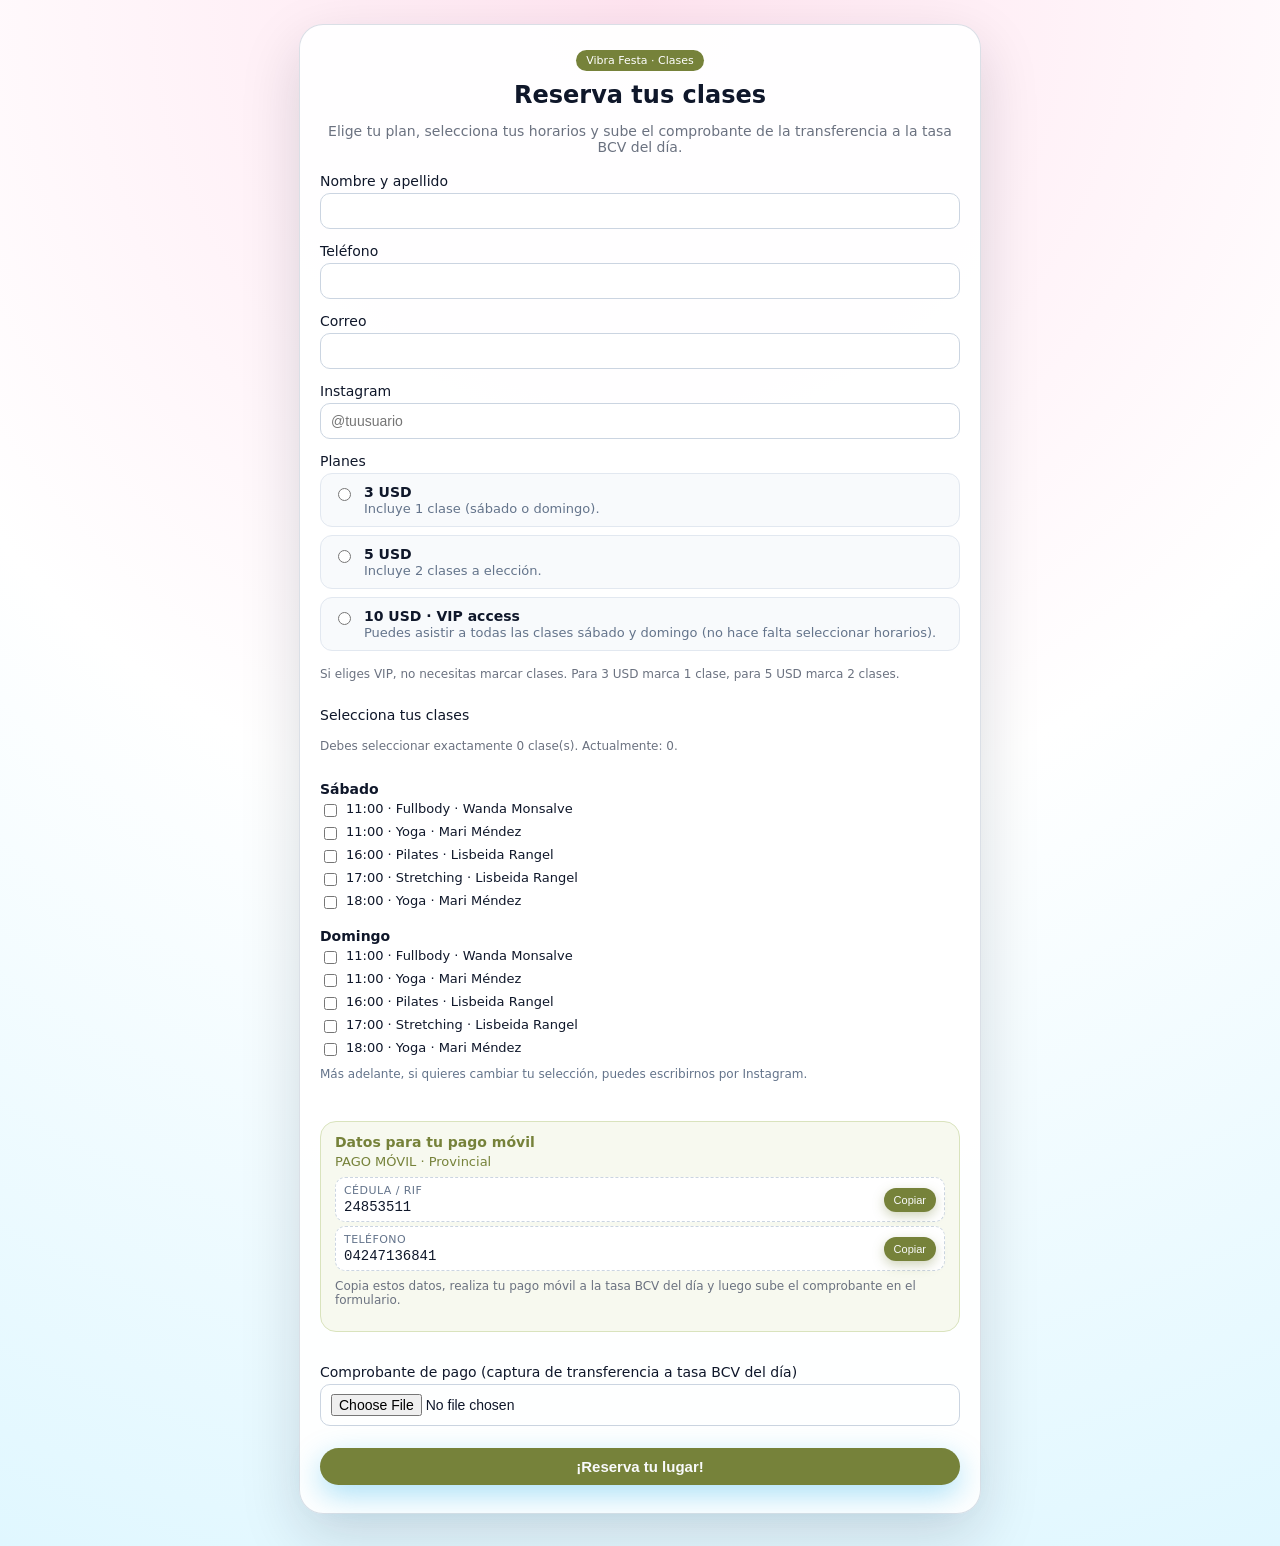
<file: form_clases_vibra.html>
<!DOCTYPE html>
<html lang="es">
<head>
  <meta charset="UTF-8">
  <title>Reserva de Clases · Vibra Festa</title>
  <meta name="viewport" content="width=device-width, initial-scale=1">
  <style>
    body {
      font-family: system-ui, -apple-system, BlinkMacSystemFont, "Segoe UI", sans-serif;
      background: radial-gradient(circle at top, #ffe4f0 0, #fff 50%, #e0f7ff 100%);
      margin: 0;
      padding: 0;
      color: #0f172a;
    }
    .wrap {
      max-width: 640px;
      margin: 24px auto 32px;
      background: #ffffffee;
      border-radius: 24px;
      padding: 24px 20px 28px;
      box-shadow: 0 22px 60px rgba(15, 23, 42, .15);
      border: 1px solid rgba(148, 163, 184, .35);
    }
    h1 {
      font-size: 24px;
      margin: 0 0 4px;
      text-align: center;
    }
    .subtitle {
      text-align: center;
      font-size: 14px;
      color: #6b7280;
      margin-bottom: 18px;
    }
    .badge {
      display: inline-block;
      font-size: 11px;
      padding: 4px 10px;
      border-radius: 999px;
      background: #76823A;
      color: #ffffff;
      margin-bottom: 10px;
    }

    /* === Caja de datos de pago (verde #76823A) === */
    .pay-box {
      margin: 14px 0 18px;
      padding: 12px 14px;
      border-radius: 16px;
      background: #f7f9ef;          /* fondo clarito */
      border: 1px solid #d9e3bd;    /* borde suave */
      font-size: 13px;
    }
    .pay-title {
      font-weight: 600;
      font-size: 14px;
      margin-bottom: 4px;
      color: #76823A;
    }
    .pay-bank {
      font-size: 13px;
      color: #76823A;
      margin-bottom: 8px;
    }
    .copy-field {
      display: flex;
      align-items: center;
      justify-content: space-between;
      gap: 8px;
      padding: 6px 8px;
      border-radius: 10px;
      background: #fff;
      margin-top: 4px;
      border: 1px dashed #cbd5e1;
    }
    .copy-main {
      display: flex;
      flex-direction: column;
      gap: 2px;
    }
    .copy-label {
      font-size: 11px;
      text-transform: uppercase;
      letter-spacing: .04em;
      color: #64748b;
    }
    .copy-value {
      font-family: ui-monospace, SFMono-Regular, Menlo, Monaco, Consolas, "Liberation Mono", "Courier New", monospace;
      font-size: 14px;
      color: #0f172a;
    }
    .copy-btn {
      flex-shrink: 0;
      border: none;
      border-radius: 999px;
      padding: 6px 10px;
      font-size: 11px;
      font-weight: 500;
      background: #76823A;
      color: #f9fafb;
      cursor: pointer;
      box-shadow: 0 4px 12px rgba(118, 130, 58, .35);
    }
    .copy-btn:hover {
      background: #5f6a2f;
    }

    form {
      display: flex;
      flex-direction: column;
      gap: 14px;
    }
    .field {
      display: flex;
      flex-direction: column;
      gap: 4px;
      font-size: 14px;
    }
    label {
      font-weight: 500;
    }
    input[type="text"],
    input[type="tel"],
    input[type="email"],
    input[type="file"] {
      padding: 9px 10px;
      border-radius: 10px;
      border: 1px solid #cbd5e1;
      font-size: 14px;
      outline: none;
    }
    input:focus {
      border-color: #0ea5e9;
      box-shadow: 0 0 0 1px rgba(14, 165, 233, .5);
    }
    .plan-group {
      display: flex;
      flex-direction: column;
      gap: 8px;
    }
    .plan-option {
      display: flex;
      gap: 10px;
      align-items: flex-start;
      padding: 10px 12px;
      border-radius: 12px;
      border: 1px solid #e2e8f0;
      background: #f8fafc;
      cursor: pointer;
    }
    .plan-option:hover {
      border-color: #0ea5e9;
      background: #f0f9ff;
    }
    .plan-option input {
      margin-top: 4px;
    }
    .plan-body strong {
      font-size: 14px;
      display: block;
    }
    .plan-body span {
      font-size: 13px;
      color: #64748b;
    }
    .small {
      font-size: 12px;
      color: #6b7280;
    }
    .day-block {
      margin-top: 4px;
    }
    .day-block h3 {
      font-size: 14px;
      margin: 8px 0 4px;
      color: #0f172a;
    }
    .class-list {
      display: flex;
      flex-direction: column;
      gap: 4px;
      font-size: 13px;
    }
    .class-item {
      display: flex;
      gap: 6px;
      align-items: flex-start;
    }
    .note {
      font-size: 12px;
      color: #64748b;
      margin-top: 4px;
    }
    button[type="submit"] {
      margin-top: 8px;
      padding: 10px 14px;
      border-radius: 999px;
      border: none;
      background: #76823A;
      color: #f9fafb;
      font-weight: 600;
      font-size: 15px;
      cursor: pointer;
      box-shadow: 0 10px 30px rgba(14, 165, 233, .35);
    }
    button[type="submit"]:hover {
      background: #d18b96;
    }
    .success {
      display: none;
      margin-top: 14px;
      padding: 10px 12px;
      border-radius: 12px;
      background: #ecfdf5;
      color: #15803d;
      font-size: 13px;
      border: 1px solid #bbf7d0;
    }
    .error {
      display: none;
      margin-top: 8px;
      padding: 8px 10px;
      border-radius: 10px;
      background: #fef2f2;
      color: #b91c1c;
      font-size: 13px;
      border: 1px solid #fecaca;
    }
  </style>
</head>

<body>
  <div class="wrap">
    <div style="text-align:center;">
      <span class="badge">Vibra Festa · Clases</span>
      <h1>Reserva tus clases</h1>
      <p class="subtitle">
        Elige tu plan, selecciona tus horarios y sube el comprobante
        de la transferencia a la tasa BCV del día.
      </p>
    </div>

    <form id="clasesForm">
      <!-- Datos personales -->
      <div class="field">
        <label for="nombre">Nombre y apellido</label>
        <input type="text" id="nombre" name="nombre" required>
      </div>

      <div class="field">
        <label for="telefono">Teléfono</label>
        <input type="tel" id="telefono" name="telefono" required>
      </div>

      <div class="field">
        <label for="correo">Correo</label>
        <input type="email" id="correo" name="correo" required>
      </div>

      <div class="field">
        <label for="instagram">Instagram</label>
        <input type="text" id="instagram" name="instagram" placeholder="@tuusuario" required>
      </div>

      <!-- Planes -->
      <div class="field">
        <label>Planes</label>
        <div class="plan-group">
          <label class="plan-option">
            <input type="radio" name="plan" value="3 USD · 1 clase" data-max="1" required>
            <div class="plan-body">
              <strong>3&nbsp;USD</strong>
              <span>Incluye 1 clase (sábado o domingo).</span>
            </div>
          </label>
          <label class="plan-option">
            <input type="radio" name="plan" value="5 USD · 2 clases" data-max="2">
            <div class="plan-body">
              <strong>5&nbsp;USD</strong>
              <span>Incluye 2 clases a elección.</span>
            </div>
          </label>
          <label class="plan-option">
            <input type="radio" name="plan" value="10 USD · VIP access" data-max="0">
            <div class="plan-body">
              <strong>10&nbsp;USD · VIP access</strong>
              <span>Puedes asistir a todas las clases sábado y domingo (no hace falta seleccionar horarios).</span>
            </div>
          </label>
        </div>
        <p class="small">
          Si eliges VIP, no necesitas marcar clases. Para 3 USD marca 1 clase, para 5 USD marca 2 clases.
        </p>
      </div>

      <!-- Selección de clases -->
      <div class="field" id="classSection">
        <label>Selecciona tus clases</label>
        <p class="small">
          Debes seleccionar exactamente
          <span id="maxSpan">0</span> clase(s). Actualmente: <span id="countSpan">0</span>.
        </p>

        <div class="day-block">
          <h3>Sábado</h3>
          <div class="class-list">
            <label class="class-item">
              <input type="checkbox" name="clases" class="classCheck" value="Sábado 11:00 · Fullbody · Wanda Monsalve">
              <span>11:00 · Fullbody · Wanda Monsalve</span>
            </label>
            <label class="class-item">
              <input type="checkbox" name="clases" class="classCheck" value="Sábado 11:00 · Yoga · Mari Méndez">
              <span>11:00 · Yoga · Mari Méndez</span>
            </label>
            <label class="class-item">
              <input type="checkbox" name="clases" class="classCheck" value="Sábado 16:00 · Pilates · Lisbeida Rangel">
              <span>16:00 · Pilates · Lisbeida Rangel</span>
            </label>
            <label class="class-item">
              <input type="checkbox" name="clases" class="classCheck" value="Sábado 17:00 · Stretching · Lisbeida Rangel">
              <span>17:00 · Stretching · Lisbeida Rangel</span>
            </label>
            <label class="class-item">
              <input type="checkbox" name="clases" class="classCheck" value="Sábado 18:00 · Yoga · Mari Méndez">
              <span>18:00 · Yoga · Mari Méndez</span>
            </label>
          </div>
        </div>

        <div class="day-block">
          <h3>Domingo</h3>
          <div class="class-list">
            <label class="class-item">
              <input type="checkbox" name="clases" class="classCheck" value="Domingo 11:00 · Fullbody · Wanda Monsalve">
              <span>11:00 · Fullbody · Wanda Monsalve</span>
            </label>
            <label class="class-item">
              <input type="checkbox" name="clases" class="classCheck" value="Domingo 11:00 · Yoga · Mari Méndez">
              <span>11:00 · Yoga · Mari Méndez</span>
            </label>
            <label class="class-item">
              <input type="checkbox" name="clases" class="classCheck" value="Domingo 16:00 · Pilates · Lisbeida Rangel">
              <span>16:00 · Pilates · Lisbeida Rangel</span>
            </label>
            <label class="class-item">
              <input type="checkbox" name="clases" class="classCheck" value="Domingo 17:00 · Stretching · Lisbeida Rangel">
              <span>17:00 · Stretching · Lisbeida Rangel</span>
            </label>
            <label class="class-item">
              <input type="checkbox" name="clases" class="classCheck" value="Domingo 18:00 · Yoga · Mari Méndez">
              <span>18:00 · Yoga · Mari Méndez</span>
            </label>
          </div>
        </div>

        <p class="note">
          Más adelante, si quieres cambiar tu selección, puedes escribirnos por Instagram.
        </p>
      </div>

      <!-- AQUÍ ABAJO: bloque de pago móvil, antes del comprobante -->
      <div class="pay-box">
        <div class="pay-title">Datos para tu pago móvil</div>
        <div class="pay-bank">PAGO MÓVIL · Provincial</div>

        <div class="copy-field">
          <div class="copy-main">
            <span class="copy-label">Cédula / RIF</span>
            <span class="copy-value">24853511</span>
          </div>
          <button type="button" class="copy-btn" data-copy="24853511">Copiar</button>
        </div>

        <div class="copy-field">
          <div class="copy-main">
            <span class="copy-label">Teléfono</span>
            <span class="copy-value">04247136841</span>
          </div>
          <button type="button" class="copy-btn" data-copy="04247136841">Copiar</button>
        </div>

        <p class="small" style="margin-top:8px;">
          Copia estos datos, realiza tu pago móvil a la tasa BCV del día y luego sube el comprobante en el formulario.
        </p>
      </div>

      <!-- Comprobante -->
      <div class="field">
        <label for="comprobante_pago">
          Comprobante de pago (captura de transferencia a tasa BCV del día)
        </label>
        <input type="file" id="comprobante_pago" name="comprobante_pago" accept="image/*" required>
      </div>

      <button type="submit">¡Reserva tu lugar!</button>

      <div class="success" id="successMsg"></div>
      <div class="error" id="errorMsg">
        Ocurrió un error de validación. Revisa que hayas elegido el plan y la cantidad correcta de clases.
      </div>
    </form>
  </div>

  <script>
    // URL de tu Web App de Apps Script (la /exec)
    const SCRIPT_URL = 'https://script.google.com/macros/s/AKfycbzEDLU8U70NoYJr_bbzQWPpgXS1DRhleRQS0akOala6D75WuKhvTaDN_49nAVvnCJ6bDw/exec';

    const planRadios = document.querySelectorAll('input[name="plan"]');
    const classSection = document.getElementById('classSection');
    const classChecks = document.querySelectorAll('.classCheck');
    const maxSpan = document.getElementById('maxSpan');
    const countSpan = document.getElementById('countSpan');
    const form = document.getElementById('clasesForm');
    const successMsg = document.getElementById('successMsg');
    const errorMsg = document.getElementById('errorMsg');
    const submitBtn = form.querySelector('button[type="submit"]');

    let isSubmitting = false;
    let maxAllowed = 0;

    function updateCount() {
      const count = Array.from(classChecks).filter(c => c.checked).length;
      countSpan.textContent = count;
      return count;
    }

    function applyPlanUI() {
      const selected = Array.from(planRadios).find(r => r.checked);
      if (!selected) return;

      maxAllowed = parseInt(selected.dataset.max || '0', 10);

      if (maxAllowed === 0) {
        classSection.style.display = 'none';
        classChecks.forEach(c => { c.checked = false; });
        maxSpan.textContent = '0';
        countSpan.textContent = '0';
      } else {
        classSection.style.display = 'block';
        maxSpan.textContent = String(maxAllowed);
        updateCount();
      }
    }

    planRadios.forEach(r => {
      r.addEventListener('change', applyPlanUI);
    });

    classChecks.forEach(chk => {
      chk.addEventListener('change', () => {
        if (maxAllowed > 0) {
          const count = updateCount();
          if (count > maxAllowed) {
            chk.checked = false;
            updateCount();
            alert('Solo puedes elegir ' + maxAllowed + ' clase(s) con este plan.');
          }
        } else {
          updateCount();
        }
      });
    });

    form.addEventListener('submit', function (e) {
      e.preventDefault();

      if (isSubmitting) return;
      isSubmitting = true;
      submitBtn.disabled = true;
      submitBtn.textContent = 'Enviando...';

      errorMsg.style.display = 'none';
      successMsg.style.display = 'none';

      const selectedPlan = Array.from(planRadios).find(r => r.checked);
      if (!selectedPlan) {
        return showError('Debes elegir un plan.');
      }

      const max = parseInt(selectedPlan.dataset.max || '0', 10);
      const seleccionadas = Array.from(classChecks).filter(c => c.checked);
      const count = seleccionadas.length;

      if (max > 0 && count !== max) {
        return showError('Debes seleccionar exactamente ' + max + ' clase(s) para este plan.');
      }

      const fileInput = document.getElementById('comprobante_pago');
      if (!fileInput.files || fileInput.files.length === 0) {
        return showError('Debes subir el comprobante de pago.');
      }

      const file = fileInput.files[0];

      const reader = new FileReader();
      reader.onload = async function (evt) {
        const dataUrl = evt.target.result;   // "[data-uri]..."
        const base64 = dataUrl.split(',')[1];

        const clasesArray = seleccionadas.map(c => c.value);

        const payload = {
          nombre: document.getElementById('nombre').value.trim(),
          telefono: document.getElementById('telefono').value.trim(),
          correo: document.getElementById('correo').value.trim(),
          instagram: document.getElementById('instagram').value.trim(),
          plan: selectedPlan.value,
          clasesArray: clasesArray,
          fileName: file.name,
          fileType: file.type || 'application/octet-stream',
          fileData: base64
        };

        try {
          await fetch(SCRIPT_URL, {
            method: 'POST',
            mode: 'no-cors',
            headers: {
              'Content-Type': 'text/plain;charset=utf-8'
            },
            body: JSON.stringify(payload)
          });

          // No podemos leer la respuesta en no-cors, pero el POST se envía.
          window.location.href = 'gracias_vibra.html';
        } catch (err) {
          console.error(err);
          showError('Hubo un problema al enviar. Intenta de nuevo o escríbenos por Instagram.');
        }
      };

      reader.onerror = function () {
        showError('No se pudo leer el archivo. Intenta con otra imagen.');
      };

      reader.readAsDataURL(file);
    });

    function showError(msg) {
      errorMsg.textContent = msg;
      errorMsg.style.display = 'block';
      isSubmitting = false;
      submitBtn.disabled = false;
      submitBtn.textContent = 'Enviar reserva';
    }

    applyPlanUI();
    updateCount();

    // Lógica de copiar datos de pago
    const copyButtons = document.querySelectorAll('.copy-btn');

    copyButtons.forEach(btn => {
      btn.addEventListener('click', async () => {
        const text = btn.dataset.copy;
        try {
          if (navigator.clipboard && navigator.clipboard.writeText) {
            await navigator.clipboard.writeText(text);
          } else {
            const tmp = document.createElement('textarea');
            tmp.value = text;
            document.body.appendChild(tmp);
            tmp.select();
            document.execCommand('copy');
            document.body.removeChild(tmp);
          }
          const original = btn.textContent;
          btn.textContent = 'Copiado';
          setTimeout(() => { btn.textContent = original; }, 1500);
        } catch (e) {
          alert('Copia este dato: ' + text);
        }
      });
    });
  </script>
</body>
</html>
</file>
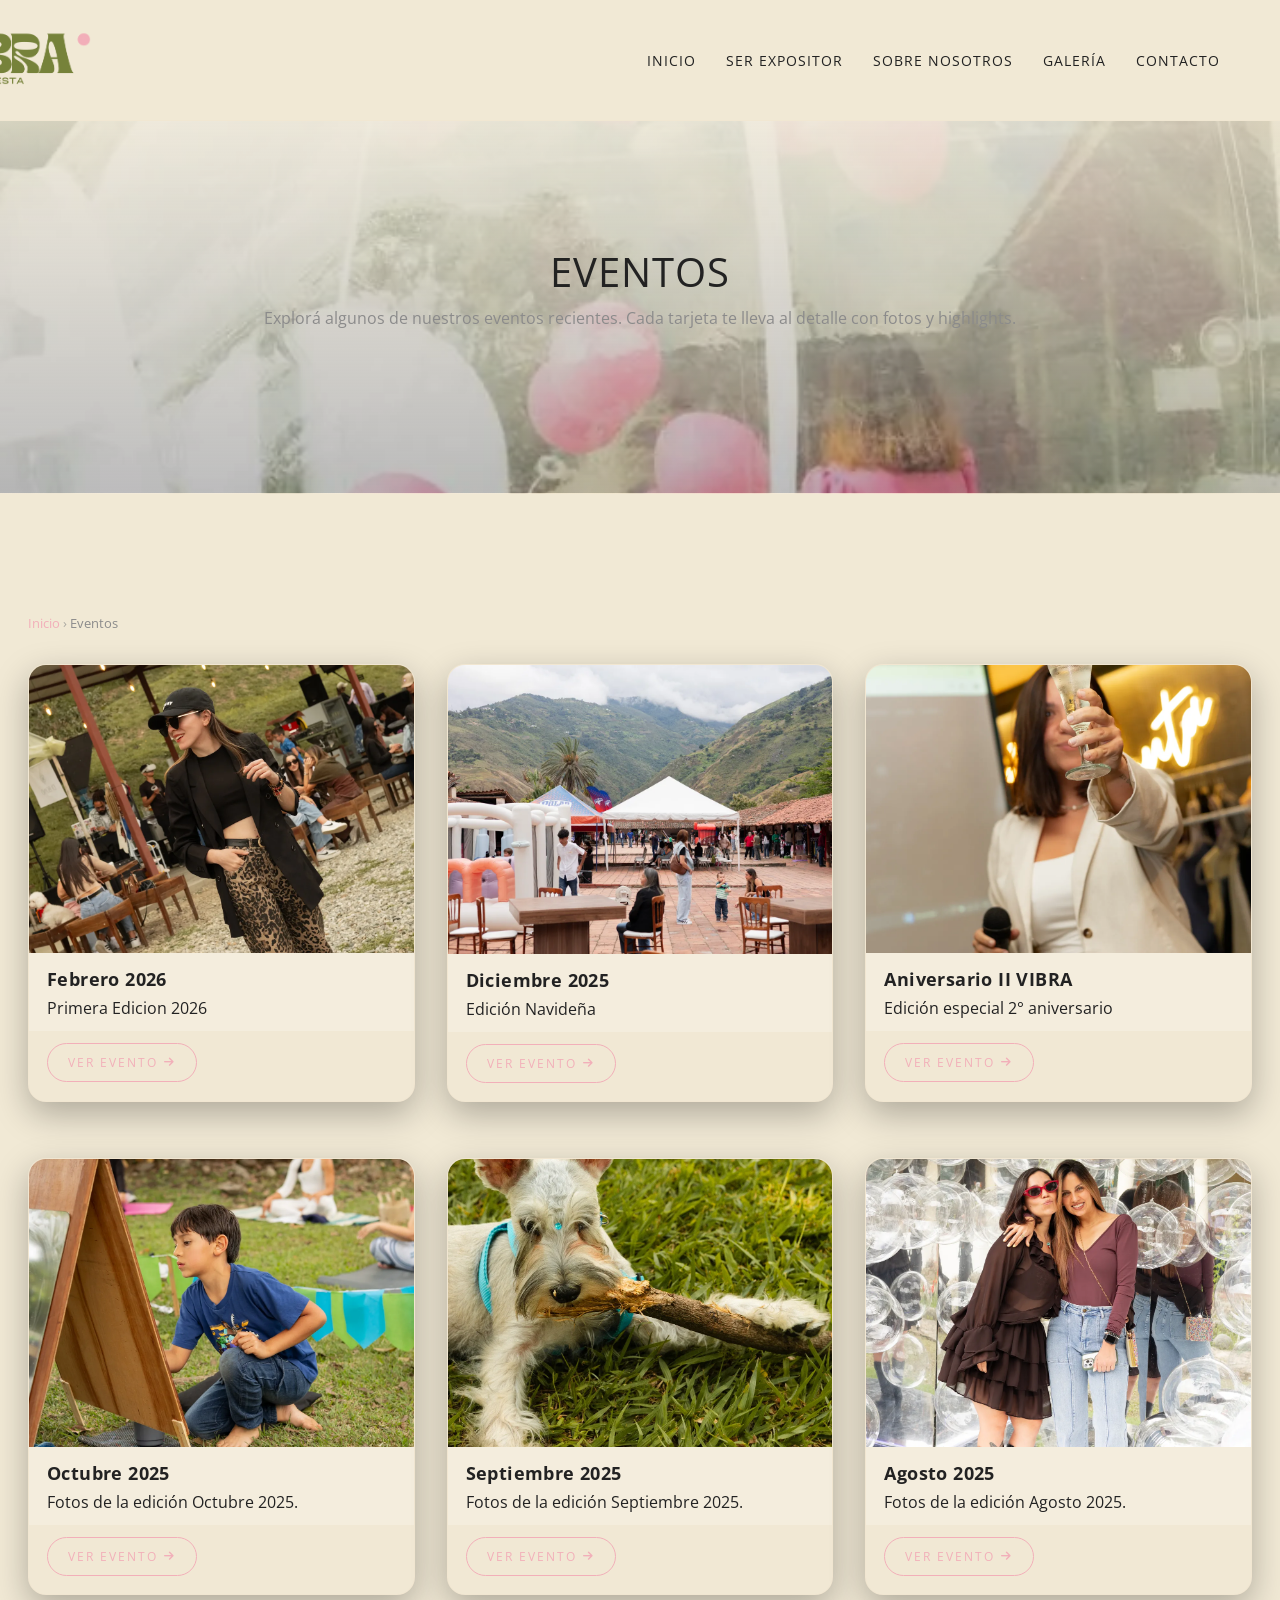
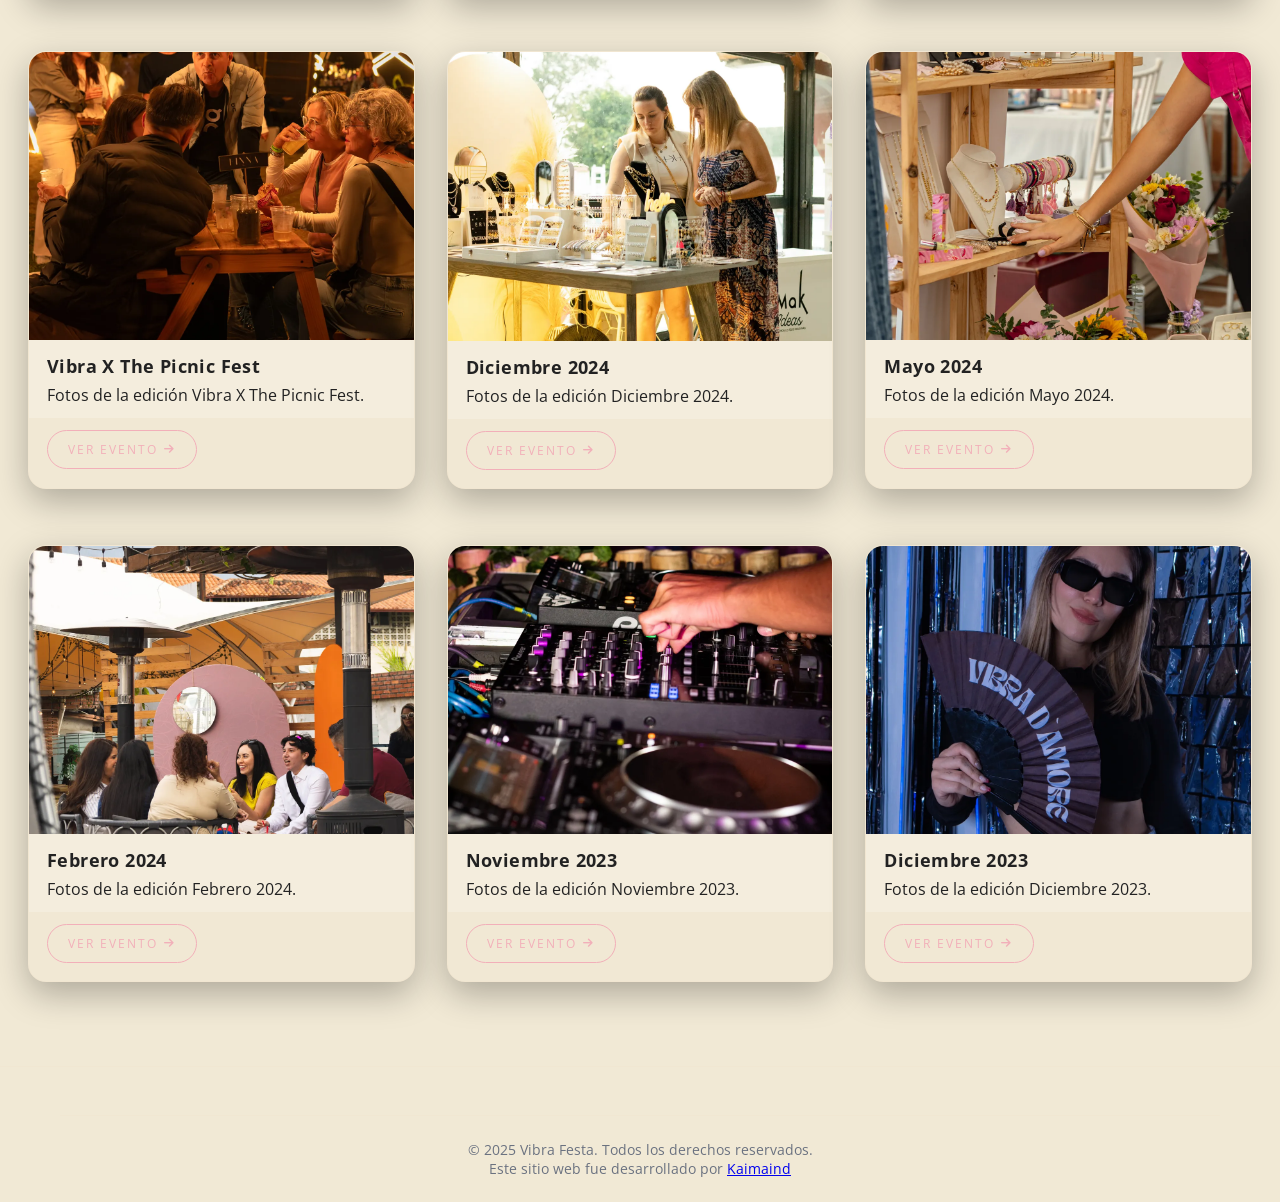
<file: gallery.html>
<!DOCTYPE html>
<html lang="es">
<head>
  <meta charset="UTF-8" />
  <meta name="viewport" content="width=device-width, initial-scale=1.0"/>
  <title>VIBRA FESTA · Eventos</title>

  <link rel="icon" type="image/png" href="img/favicon_vibra_green.png">
  <meta name="author" content="Kaimaind — desarrollo en colaboración con Vibra Festa">
  <meta name="copyright" content="© 2025 Vibra Festa & Kaimaind">

  <meta http-equiv="Cache-Control" content="no-cache, no-store, must-revalidate" />
  <meta http-equiv="Pragma" content="no-cache" />
  <meta http-equiv="Expires" content="0" />

  <link href="https://fonts.googleapis.com/css2?family=Open+Sans:wght@400;600;700&display=swap" rel="stylesheet">
  <link rel="stylesheet" href="https://cdnjs.cloudflare.com/ajax/libs/font-awesome/6.4.0/css/all.min.css">
  <link rel="stylesheet" href="assets/styles.css?v=14">
</head>
<body>
  
<header>
  <div class="container">
    <nav>
      <a href="/" class="logo">
        <img src="img/logo_vibra_verde.png" alt="Vibra Festa">
      </a>
      <ul class="nav-links">
        <li><a href="/">Inicio</a></li>
        <li><a href="/#vendors">Ser expositor</a></li>
        <li><a href="/#about">Sobre nosotros</a></li>
        <li><a href="/gallery.html">Galería</a></li>
        <li><a href="/#contact">Contacto</a></li>
      </ul>
      <button class="menu-toggle" id="menuToggle" aria-label="Abrir menú">
        <i class="fas fa-bars" aria-hidden="true"></i>
      </button>
    </nav>
    <div class="mobile-menu" id="mobileMenu">
      <a href="/">Inicio</a>
      <a href="/#about">Sobre nosotros</a>
      <a href="/#events">Eventos</a>
      <a href="/gallery.html">Galería</a>
      <a href="/#vendors">Ser expositor</a>
      <a href="/#contact">Contacto</a>
      <a class="mobile-ig" href="https://www.instagram.com/vibrafesta" target="_blank" rel="noopener" aria-label="Instagram">
        <i class="fab fa-instagram" aria-hidden="true"></i>
      </a>
    </div>
  </div>
</header>

<div class="menu-backdrop" id="menuBackdrop"></div>

<section class="gallery-hero">
  <div>
    <h1>Eventos</h1>
    <p>Explorá algunos de nuestros eventos recientes. Cada tarjeta te lleva al detalle con fotos y highlights.</p>
  </div>
</section>

<main>
  <div class="breadcrumbs">
    <a href="/">Inicio</a> <span>›</span> Eventos
  </div>

  <section class="events" id="eventsSection">
    <div class="grid" id="eventsGrid" aria-live="polite"></div>
  </section>

  <script>
    // Versión fija para cache
    const CACHE_BUST = 'v=2025-11-15';

    (async () => {
      const params = new URLSearchParams(location.search);
      const qRaw   = params.get('event');
      const q      = qRaw ? decodeURIComponent(qRaw) : null;

      const hero    = document.querySelector('.gallery-hero');
      const crumb   = document.querySelector('.breadcrumbs');
      const grid    = document.getElementById('eventsGrid');
      const section = document.getElementById('eventsSection');

      const res = await fetch('assets/gallery/eventos.json?' + CACHE_BUST, {
        cache: 'no-store'
      });
      const eventos = await res.json();

      function setHero(title, subtitle, cover){
        document.querySelector('.gallery-hero h1').textContent = title;
        document.querySelector('.gallery-hero p').textContent  = subtitle || '';
        if (cover){
          const webpCover = cover.replace(/\.[^/.]+$/, ".webp");
          hero.style.backgroundImage =
            `linear-gradient(180deg, rgba(0,0,0,.45), rgba(0,0,0,.60)), url('${webpCover}')`;
          hero.style.backgroundSize = 'cover';
          hero.style.backgroundPosition = 'center';
        }
      }

      // Normaliza el folder para que siempre sea solo el nombre (ej: "OCTUBRE 2025")
      function normalizeFolder(folder){
        if (!folder) return '';
        return folder.replace(/^assets\/gallery\//, '').trim();
      }

      function folderCandidates(ev){
        const slug   = (ev.slug  || '').trim();
        const title  = (ev.title || '').trim();
        const folder = normalizeFolder(ev.folder);
        const list = [
          folder,
          slug,
          title,
          title.toUpperCase(),
          title.toLowerCase(),
          title.replace(/\s+/g,'-').toLowerCase(),
          (slug || title).replace(/-/g,' ')
        ].filter(Boolean);
        return [...new Set(list)];
      }

      async function tryFetchJson(urls){
        for (const url of urls){
          try{
            const r = await fetch(url + '&' + CACHE_BUST, { cache:'no-store' });
            if (r.ok) return { ok:true, url, json: await r.json() };
          }catch(_){}
        }
        return { ok:false };
      }

      async function renderList(){
        crumb.innerHTML = `<a href="/">Inicio</a> <span>›</span> Eventos`;
        setHero('Eventos', 'Explorá algunos de nuestros eventos recientes. Cada tarjeta te lleva al detalle con fotos y highlights.');

        eventos.sort((a,b)=> new Date(b.date) - new Date(a.date));

        grid.innerHTML = eventos.map(ev => {
          const webpCover = ev.cover.replace(/\.[^/.]+$/, ".webp");
          const href = `/gallery.html?event=${encodeURIComponent(ev.slug || ev.title)}`;
          return `
            <article class="card" data-href="${href}">
              <img src="${webpCover}" alt="${ev.title} — portada" loading="lazy" decoding="async">
              <div class="body">
                <h3>${ev.title}</h3>
                <p>${ev.subtitle || `Fotos de la edición ${ev.title}.`}</p>
              </div>
              <div class="actions">
                <a class="btn-link" href="${href}">
                  Ver evento <i class="fa fa-arrow-right" aria-hidden="true"></i>
                </a>
              </div>
            </article>
          `;
        }).join('');

        grid.querySelectorAll('.card').forEach(card=>{
          card.addEventListener('click', e=>{
            if (!e.target.closest('a')) location.href = card.dataset.href;
          });
        });
      }

      async function renderEvent(query){
        const qLow  = query.toLowerCase();
        const qNorm = qLow.replace(/-/g,' ');

        const ev = eventos.find(e=>{
          const slug  = (e.slug  || '').toLowerCase();
          const title = (e.title || '').toLowerCase();
          return slug===qLow || slug===qNorm || title===qLow || title===qNorm;
        });

        if(!ev){
          setHero('Evento no encontrado', `No encontramos "${query}".`);
          crumb.innerHTML = `<a href="/">Inicio</a> <span>›</span> <a href="/gallery.html">Eventos</a> <span>›</span> ${query}`;
          grid.innerHTML = '';
          return;
        }

        crumb.innerHTML = `<a href="/">Inicio</a> <span>›</span> <a href="/gallery.html">Eventos</a> <span>›</span> ${ev.title}`;
        setHero(ev.title, ev.subtitle || `Fotos de la edición ${ev.title}.`, ev.cover);

        section.innerHTML = '<div class="photos" id="photos"><p style="grid-column:1/-1; color:var(--muted);">Cargando fotos...</p></div>';
        const photosDiv = document.getElementById('photos');

        const tries = folderCandidates(ev).map(f =>
          `assets/gallery/${encodeURIComponent(f)}/fotos/photos.json?source=gallery`
        );

        const found = await tryFetchJson(tries);

        if (!found.ok){
          photosDiv.innerHTML = `<p>No hay fotos disponibles para esta edición.</p>`;
          return;
        }

        const folderUsed = decodeURIComponent(found.url)
          .split('assets/gallery/')[1]
          .split('/fotos/')[0];

        const base = `assets/gallery/${encodeURIComponent(folderUsed)}/fotos/`;
        const imgs = (found.json.images || []);

        photosDiv.innerHTML = imgs.map((name, index) => {
          const webpName = name.replace(/\.[^/.]+$/, ".webp");
          // Link a la galería con la foto específica
          const photoUrl = `${window.location.origin}/gallery.html?event=${encodeURIComponent(ev.slug || ev.title)}&photo=${encodeURIComponent(webpName)}`;
          return `
            <figure class="photo" data-photo-name="${webpName}" data-photo-index="${index}" data-photo-url="${photoUrl}" data-photo-src="${base}${encodeURIComponent(webpName)}">
              <img src="${base}${encodeURIComponent(webpName)}" alt="${ev.title} — ${name}" loading="lazy" decoding="async">
            </figure>
          `;
        }).join('');

        // Si hay un parámetro 'photo' en la URL, hacer scroll y resaltar esa foto
        const photoParam = params.get('photo');
        if (photoParam) {
          const targetPhoto = document.querySelector(`.photo[data-photo-name="${photoParam}"]`);
          if (targetPhoto) {
            // Esperar un poco para que las imágenes carguen
            setTimeout(() => {
              targetPhoto.scrollIntoView({ behavior: 'smooth', block: 'center' });
              targetPhoto.classList.add('highlighted');

              // Quitar el highlight después de 3 segundos
              setTimeout(() => {
                targetPhoto.classList.remove('highlighted');
              }, 3000);
            }, 500);
          }
        }
      }

      if (!q) await renderList();
      else    await renderEvent(q);
    })();
  </script>
</main>

<footer>
  <div class="container">
    <div class="copyright">
      <p>&copy; 2025 Vibra Festa. Todos los derechos reservados.</p>
      <p class="credit">
        Este sitio web fue desarrollado por 
        <a href="https://www.instagram.com/kaimind.data" target="_blank" rel="noopener">Kaimaind</a>
      </p>
    </div>
  </div>
</footer>

<script src="assets/script.js?v=14"></script>
</body>
</html>
</file>
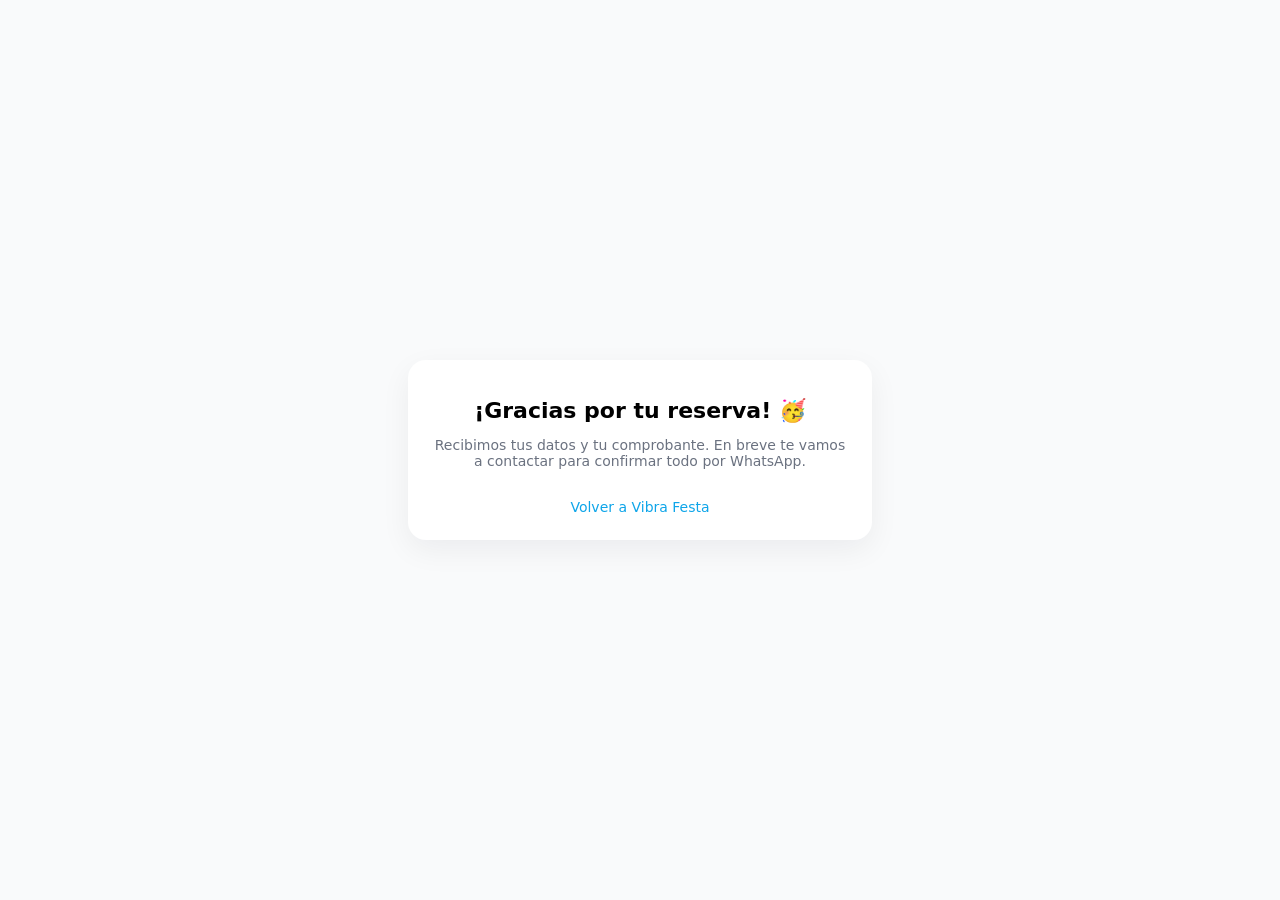
<file: gracias_vibra.html>
<!DOCTYPE html>
<html lang="es">
<head>
  <meta charset="UTF-8">
  <title>¡Gracias por tu reserva! · Vibra Festa</title>
  <meta name="viewport" content="width=device-width, initial-scale=1">
  <style>
    body {
      margin:0;
      font-family: system-ui, -apple-system, BlinkMacSystemFont, "Segoe UI", sans-serif;
      background:#f9fafb;
      display:flex;
      align-items:center;
      justify-content:center;
      min-height:100vh;
    }
    .card {
      background:#fff;
      padding:24px 22px;
      border-radius:18px;
      box-shadow:0 10px 30px rgba(15,23,42,.06);
      max-width:420px;
      text-align:center;
    }
    h1 { font-size:22px; margin-bottom:8px; }
    p { font-size:14px; color:#6b7280; }
    a {
      display:inline-block;
      margin-top:16px;
      font-size:14px;
      text-decoration:none;
      color:#0ea5e9;
    }
  </style>
</head>
<body>
  <div class="card">
    <h1>¡Gracias por tu reserva! 🥳</h1>
    <p>Recibimos tus datos y tu comprobante. En breve te vamos a contactar para confirmar todo por WhatsApp.</p>
    <a href="https://vibrafesta.com">Volver a Vibra Festa</a>
  </div>
</body>
</html>
</file>
<file: assets/styles.css>
/* =========================================================
   RESET + VARIABLES
   ========================================================= */
* { margin: 0; padding: 0; box-sizing: border-box; }

:root{
  /* Colores base */
  --bg: #F1E9D5;        /* ✅ fondo beige */
  --ink: #222222;       /* texto principal oscuro para buen contraste */
  --accent: #F2AFB9;    /* rosa suave (puntito, acentos) */
  --accent-2: #76823A;  /* verde marca VIBRA */
  --tint: #EFDCC1;      /* beige un poquito más oscuro para bordes */
  --tint-20: rgba(239,220,193,0.20);
  --tint-30: rgba(239,220,193,0.30);
  --tint-10: rgba(239,220,193,0.10);
  --muted:#8b8b8b;

  /* Layout */
  --header-h: 120px;

  /* Tipografía de marca (display) */
  --brand-display: 'TAN Nimbus', 'Open Sans', system-ui, sans-serif;

  /* Radios globales */
  --radius-card: 18px;
  --radius-soft: 14px;
  --radius-pill: 999px;
}



body{
  font-family:'Open Sans',sans-serif;
  background:var(--bg);
  color:var(--ink);
  overflow-x:hidden;
}

h1,h2,h3,h4,h5,h6{
  font-family:'Open Sans',sans-serif;
  font-weight:700;
}

.container{
  width:100%;
  max-width:1200px;
  margin:0 auto;
  padding:0 20px;
}

/* =========================================================
   HEADER + NAV (DESKTOP por defecto)
   ========================================================= */
header{
  position:fixed;
  top:0; left:0; right:0;
  background: var(--bg);          /* ✅ fondo beige sólido */
  border-bottom:1px solid var(--tint-20);
  z-index:3000;                   /* por encima de todo */
  backdrop-filter:none;           /* sin transparencia */
}

nav{
  display:flex;
  justify-content:space-between;
  align-items:center;
  height:var(--header-h);
  padding:0;
}

/* Logo (comportamiento global) */
.logo{
  display:flex; align-items:center;
  height:var(--header-h);
  overflow:hidden;
}
.logo img{
  /* En desktop usamos el “recorte” alto; en móvil se ajusta más abajo */
  height:430px; width:auto; display:block;
  object-fit:cover; object-position:center;
}
.logo span{ color:var(--accent-2); }

/* Menú de escritorio */
.nav-links{ display:flex; list-style:none; gap:20px; }
.nav-links li{ margin-left:10px; }
.nav-links a{
  color:var(--ink); text-decoration:none;
  font-size:14px; letter-spacing:1px; text-transform:uppercase;
  transition:color .3s ease;
}
.nav-links a:hover{ color:var(--accent); }

/* Botón hamburguesa (oculto en desktop) */
.menu-toggle{
  display:none; background:none; border:0;
  color:var(--ink); font-size:22px; cursor:pointer;
}

/* Panel de menú móvil (se muestra con .active) */
.mobile-menu{
  display:flex;
  flex-direction:column;
  position:fixed;
  top: var(--header-h);
  left:0;
  bottom:0;
  width: 70%;                 /* ≈ mitad de la pantalla */
  max-width: 320px;
  background: var(--bg);      /* beige */
  padding:16px 20px 24px;
  border-right:1px solid var(--tint-20);
  z-index:2950;
  
  /* oculto fuera de pantalla */
  transform: translateX(-100%);
  transition: transform .3s ease;
}
/* Capa oscura / clickeable para cerrar el menú */
.menu-backdrop{
  position:fixed;
  inset:0;
  top: var(--header-h);           /* empieza debajo del header */
  background:rgba(0,0,0,.25);     /* oscurece un poco el resto */
  z-index:2900;                   /* debajo del header, encima del contenido */
  opacity:0;
  pointer-events:none;            /* por defecto no recibe clics */
  transition:opacity .25s ease;
}

.menu-backdrop.active{
  opacity:1;
  pointer-events:auto;            /* ahora sí recibe clics y cierra el menú */
}

/* cuando está abierto */
.mobile-menu.active{
  transform: translateX(0);
}

.mobile-menu a{
  color:var(--ink);
  text-decoration:none;
  padding:14px 6px;
  font-size:15px;
  text-transform:uppercase;
  letter-spacing:1px;
}
.mobile-menu a:hover,
.mobile-menu a:active{
  color:var(--accent);
}

/* --- Ajuste sólo para ESCRITORIO grande: margen negativo de “recorte” --- */
@media (min-width:1025px){
  .logo{ margin-left:-206px; }
}



/* =========================================================
   RESPONSIVE HEADER (<= 768px)
   ========================================================= */
/* =========================================================
   RESPONSIVE HEADER (<= 768px) — hamburguesa flotante
   ========================================================= */
@media (max-width:768px){
  :root{ --header-h:64px; }

  /* Header transparente para que se vea la imagen detrás */
  header{
    background: transparent;
    border-bottom: none;
  }

  /* Nav simple, sin forzar grilla */
  nav{
    height: var(--header-h);
    padding: 0 8px;
    display: flex;
    align-items: center;
    justify-content: center;
    position: relative;
    z-index: 100;
  }

  /* Logo centrado */
  .logo{
    margin-left:0;
    overflow:visible;
    height: var(--header-h);
    display:flex;
    align-items:center;
    justify-content:center;
  }

  .logo img{
    height: 300px;               
    width:auto;
    object-fit:contain;
    object-position:center;
    display:block;
  }

  /* Ocultamos menú de escritorio */
  .nav-links{ display:none !important; }

  /* 🔥 Botón hamburguesa flotante arriba de la imagen, a la IZQUIERDA */
  .menu-toggle{
    display:block;
    position:fixed;
    top: 72px;
    left: 12px;
    z-index: 3100;

    width: 42px;
    height: 42px;
    display:grid;
    place-items:center;

    background: rgba(241,233,213,0.96);  /* circulito beige */
    border-radius: 999px;
    border: 1px solid var(--tint-20);
    box-shadow: 0 4px 14px rgba(0,0,0,.22);
    color: var(--ink);
    cursor:pointer;
  }

  .menu-toggle i{
    font-size: 20px;
  }

  /* El menú lateral arranca desde el tope de la pantalla,
     dejando espacio para la hamburguesa */
  .mobile-menu{
    top: 0;
    padding-top: 72px;
  }

  /* El backdrop cubre toda la pantalla desde arriba */
  .menu-backdrop{
    top: 0;
  }
}

/* =========================================================
   HERO
   ========================================================= */
/* =========================================================
   HERO (FIX: no cortar flyer)
   ========================================================= */
.hero{
  height: calc(100vh - var(--header-h));
  position:relative;
  margin-top:var(--header-h);
  overflow:hidden;
  background: var(--bg);
}

.hero-slide{
  position:absolute;
  inset:0;
  opacity:0;
  transition:opacity 1s ease-in-out;
}

.hero-slide.active{ opacity:1; }

/* clave */
.hero-slide picture,
.hero-slide img.hero-image{
  width:100%;
  height:100%;
  display:block;
}

.hero-image{
  width:100%;
  height:100%;
  object-fit: contain;        /* 💻 Desktop: muestra imagen completa sin cortar */
  object-position: center center;
  background: var(--bg);      /* fondo beige cubre el espacio restante */
}

/* 📱 Ajuste para móvil - empieza más abajo */
@media (max-width: 768px) {
  .hero-image {
    object-fit: cover;          /* En móvil llena todo */
    object-position: center 25%; /* Muestra más de la parte superior */
  }
}

/* ✨ Bordes difuminados en la imagen */
.hero-slide::after {
  content: '';
  position: absolute;
  bottom: 0;
  left: 0;
  right: 0;
  height: 30px; /* Reducido para que se lea mejor el horario */
  background: linear-gradient(to bottom, transparent, var(--bg));
  pointer-events: none;
  z-index: 1;
}

@media (max-width: 768px){
  .hero-slide::after{
    height: 20px;  /* Aún menos en móvil */
    background: linear-gradient(
      to bottom,
      rgba(241,233,213,0) 0%,
      rgba(241,233,213,0.5) 100%
    );
  }
}

/* overlay cálido, no negro */
.hero-overlay{
  position:absolute;
  inset:0;
  background:linear-gradient(
    180deg,
    rgba(241,233,213,0.70),
    rgba(0,0,0,0.20)
  );
}
.hero-content{
  position:absolute; top:50%; left:50%; transform:translate(-50%,-50%);
  text-align:center; width:90%; max-width:800px;
}
.hero-title{
  font-family:var(--brand-display);
  font-weight:400;
  letter-spacing:1px;
  text-transform:uppercase;
  font-size:40px;
  margin-bottom:20px;
  color: var(--accent-2);  /* 💚 verde marca */
}
.hero-subtitle{
  font-size:24px;
  color: color-mix(in srgb, var(--muted) 80%, #ffffff 20%);
  letter-spacing:1px;
  margin-bottom:40px;
}
.hero-title-bold{
  font-weight: 700;   /* más gordita */
}
.btn{
  background:var(--accent); color:#000;
  padding:16px 32px; font-size:14px; letter-spacing:2px; text-transform:uppercase;
  border:1px solid transparent; cursor:pointer; transition:all .3s ease; display:inline-block;
  border-radius: var(--radius-pill);   /* ✅ redondo estilo pastilla */
}

.btn:hover{ background:var(--accent-2); color:#fff; transform:scale(1.05); }
.slider-dots{
  position:absolute; left:50%; bottom:32px; transform:translateX(-50%);
  display:flex; gap:12px;
}
.dot{ width:12px; height:12px; border-radius:50%; background:#6b7280; transition:all .3s ease; cursor:pointer; }
.dot.active{ background:var(--accent); width:32px; border-radius:10px; }

/* =========================================================
   SECCIONES GENERALES
   ========================================================= */
section{ padding:80px 0; }
.section-title{
  font-size:36px; text-align:center; margin-bottom:48px;
  letter-spacing:2px; text-transform:uppercase;
}
.section-title span{ color:var(--accent); }

.section-title-line {
  position: relative;
  display: inline-block;
  padding-bottom: 12px;
}

.section-title-line::after {
  content: "";
  position: absolute;
  left: 50%;
  bottom: 0;
  transform: translateX(-50%);
  width: 120px;
  height: 3px;
  background: var(--accent-2); /* verde vibra */
  border-radius: 3px;
}


/* =========================================================
   ABOUT
   ========================================================= */
.about{
  background:linear-gradient(to bottom, var(--bg), var(--tint-10));
  padding-top: 20px; /* 💻 Menos espacio en desktop */
}
.about-content{ max-width:768px; margin:0 auto; text-align:center; }
.about-text{ font-size:18px; color:var(--muted); line-height:1.6; margin-bottom:24px; }

/* 📱 Reducir aún más en móvil */
@media (max-width: 768px) {
  .about {
    padding-top: 5px; /* Casi sin espacio arriba */
  }
}

/* =========================================================
   GALERÍA CTA (Llamado a la acción para ver galería)
   ========================================================= */
.gallery-cta {
  background: linear-gradient(135deg, var(--accent-2) 0%, #5d6d33 100%);
  padding: 60px 20px;
  text-align: center;
  position: relative;
  overflow: hidden;
}

.gallery-cta::before {
  content: '';
  position: absolute;
  top: -50%;
  right: -10%;
  width: 300px;
  height: 300px;
  background: rgba(255, 255, 255, 0.1);
  border-radius: 50%;
  z-index: 0;
}

.gallery-cta::after {
  content: '';
  position: absolute;
  bottom: -30%;
  left: -5%;
  width: 200px;
  height: 200px;
  background: rgba(255, 255, 255, 0.08);
  border-radius: 50%;
  z-index: 0;
}

.gallery-cta-content {
  position: relative;
  z-index: 1;
  max-width: 700px;
  margin: 0 auto;
}

.gallery-cta-title {
  font-family: var(--brand-display);
  font-size: 38px;
  font-weight: 700;
  color: white;
  margin-bottom: 16px;
  letter-spacing: 1px;
  text-transform: uppercase;
}

.gallery-cta-text {
  font-size: 20px;
  color: rgba(255, 255, 255, 0.95);
  margin-bottom: 32px;
  line-height: 1.5;
}

.btn-gallery {
  background: white;
  color: var(--accent-2);
  padding: 18px 40px;
  font-size: 16px;
  font-weight: 700;
  letter-spacing: 1px;
  text-transform: uppercase;
  border: 2px solid white;
  border-radius: var(--radius-pill);
  text-decoration: none;
  display: inline-block;
  transition: all 0.3s ease;
  box-shadow: 0 4px 15px rgba(0, 0, 0, 0.2);
}

.btn-gallery:hover {
  background: transparent;
  color: white;
  transform: translateY(-3px);
  box-shadow: 0 8px 25px rgba(0, 0, 0, 0.3);
}

@media (max-width: 768px) {
  .gallery-cta {
    padding: 50px 20px;
  }

  .gallery-cta-title {
    font-size: 28px;
  }

  .gallery-cta-text {
    font-size: 18px;
    margin-bottom: 28px;
  }

  .btn-gallery {
    width: 100%;
    max-width: 320px;
    padding: 16px 32px;
    font-size: 14px;
  }
}

/* =========================================================
   EVENTS (tarjetas)
   ========================================================= */
.events-grid{
  display:grid;
  grid-template-columns:repeat(auto-fit, minmax(320px, 380px)); /* ancho controlado */
  justify-content:center;
  gap:36px 40px;
}
.event-card{
  width:100%; max-width:380px; min-height:220px;
  display:flex; flex-direction:column;
  background:linear-gradient(to bottom, rgba(225,223,217,0.12), var(--bg));
  border:1px solid var(--tint-20);
  border-radius: var(--radius-card);   /* ✅ curvas tipo galería */
  padding:32px;
  transition:all .3s ease;
  overflow: hidden;                    /* por si algo se asoma en las esquinas */
}
.event-card:hover{ border-color:var(--tint-30); }
.event-date{
  display:flex; align-items:center; color:var(--accent-2);
  margin-bottom:16px; font-size:14px; letter-spacing:1px;
}
.event-date i{ margin-right:8px; }
.event-title{
  font-size:24px; margin-bottom:24px; letter-spacing:1px; transition:color .3s ease;
}
.event-card:hover .event-title{ color:var(--accent); }
.event-info{ margin-bottom:24px; flex:1; }
.event-info div{
  display:flex; align-items:center; margin-bottom:12px;
  color:var(--muted); font-size:14px;
}
.event-info i{ margin-right:8px; font-size:14px; }
.event-btn{
  width:100%;
  background:var(--accent);
  color:#000;
  padding:12px 18px;
  text-align:center;
  text-decoration:none;
  font-size:12px;
  letter-spacing:2px;
  text-transform:uppercase;
  border:1px solid transparent;
  display:flex;
  align-items:center;
  justify-content:center;
  gap:0;
  border-radius: var(--radius-pill);   /* ✅ más suave */
  transition:all .3s ease;
}

.event-btn i{ opacity:0; transition:opacity .3s ease; margin-left:8px; }
.event-btn:hover{ background:var(--accent-2); color:#fff; gap:8px; }
.event-btn:hover i{ opacity:1; }

/* =========================================================
   TESTIMONIALS
   ========================================================= */
.testimonials{ background:linear-gradient(to bottom, var(--bg), var(--tint-10)); }
.testimonials-grid{
  display:grid; grid-template-columns:repeat(auto-fit, minmax(300px,1fr)); gap:32px;
}
.testimonial-card,
.Mensaje-card{
  background:rgba(255,255,255,.92);          /* blanco suave */
  border:1px solid var(--tint-20);
  border-radius: var(--radius-card);
  padding:32px;
  transition:border-color .3s ease, box-shadow .2s ease;
  box-shadow:0 10px 24px rgba(0,0,0,.12);
}
.testimonial-card:hover{
  border-color:var(--tint-30);
  box-shadow:0 12px 30px rgba(2,8,23,.30);
}

.testimonial-card:hover{ border-color:var(--tint-30); }
.testimonial-quote{
  font-size:18px; color:var(--muted); font-style:italic; line-height:1.6; margin-bottom:24px;
}
.testimonial-author{ border-top:1px solid var(--tint-20); padding-top:16px; }
.author-name{ font-weight:700; letter-spacing:1px; margin-bottom:4px; }
.author-business{ font-size:14px; color:var(--accent-2); }

/* =========================================================
   Mensajes
   ========================================================= */
.Mensajes{ background:linear-gradient(to bottom, var(--bg), var(--tint-10)); }
.Mensajes-grid{
  display:grid; grid-template-columns:repeat(auto-fit, minmax(300px,1fr)); gap:32px; max-height: 500px; overflow-y: auto;
}
.Mensajes-grid::-webkit-scrollbar {
    width: 8px;
}
.Mensajes-grid::-webkit-scrollbar-track {
    background: #f1f1f1; border-radius: 10px;
}
.Mensajes-grid::-webkit-scrollbar-thumb {
    background: #c1c1c1; border-radius: 10px;
}
.Mensajes-grid::-webkit-scrollbar-thumb:hover {
    background: #a1a1a1; 
}

.Mensaje-card:hover{
  border-color:var(--tint-30);
  box-shadow:0 12px 30px rgba(2,8,23,.30);
}
.Mensaje-quote{
  font-size:18px; color:var(--muted); font-style:italic; line-height:1.6; margin-bottom:24px;
}
.Mensaje-author{ border-top:1px solid var(--tint-20); padding-top:16px; }
.author-name{ font-weight:700; letter-spacing:1px; margin-bottom:4px; }
.author-business{ font-size:14px; color:var(--accent-2); }
.Mensajes-dots{
  margin-top: 16px;
  display: flex;
  justify-content: center;
  gap: 8px;
}

.msg-dot{
  width: 8px;
  height: 8px;
  border-radius: 999px;
  background: #d4d4d4;            /* gris clarito para los inactivos */
  display: inline-block;
}

/* solo cambia el color del activo, NO el tamaño */
.msg-dot.active{
  background: var(--accent-2);    /* verde Vibra */
}

/* 📱 Carrusel horizontal de Felicitaciones en móvil */
@media (max-width: 768px){
    .slider-dots{
    bottom: 150px;   /* antes estaba en 32px */
  }
    .hero{
      height: auto !important;
      min-height: 0 !important;
      margin-top: var(--header-h) !important;
    }
      .hero-slide{
      position: relative !important;
      inset: auto !important;
    }

    .hero-image{
      height: 52vh !important;     /* probá 45vh–60vh */
      width: 100%;
      display: block;
      object-fit: cover !important;  
      object-position: center 80%;  
      transform: none !important;
    }
  .Mensajes-grid{
    display:flex;                 /* de grid → flex fila */
    flex-direction:row;
    overflow-x:auto;              /* deslizar horizontal */
    overflow-y:visible;           /* ya no scroll vertical */
    gap:16px;
    max-height:none;              /* sin límite de alto en móvil */
    scroll-snap-type:x mandatory; /* que “encaje” tarjeta por tarjeta */
    padding-bottom:8px;
  }

  /* Scrollbar horizontal finito en móvil (opcional) */
  .Mensajes-grid::-webkit-scrollbar{
    height:6px;                  /* ahora horizontal */
    width:auto;
  }

  .Mensajes-grid::-webkit-scrollbar-track{
    background:var(--tint-10);
  }
  .Mensajes-grid::-webkit-scrollbar-thumb{
    background:color-mix(in srgb, var(--accent-2) 40%, #999 60%);
  }

  .Mensaje-card{
    flex:0 0 100%;               /* ocupa todo el ancho visible */
    scroll-snap-align:center;    /* cada swipe “centra” la tarjeta */
    min-width:80%;               /* un poco de margen lateral visual */
    margin-right:8px;
  }
}


/* =========================================================
   VENDORS
   ========================================================= */
.vendors-content{ max-width:768px; margin:0 auto; text-align:center; }
.vendors-text{
  font-size:18px;
  color:var(--muted);   /* mismo gris suave del resto */
  line-height:1.6;
  margin-bottom:40px;
}

/* =========================================================
   SPONSORS (brand wall)
   ========================================================= */
.sponsors{
  background:linear-gradient(to bottom, var(--bg), var(--bg));
  padding-top:56px; padding-bottom:72px;
}
.sponsors-title{
  font-size:26px;
  text-align:center;
  margin-bottom:36px;
  letter-spacing:2px;
  text-transform:uppercase;
  color: color-mix(in srgb, var(--accent-2) 70%, #111 30%);
  /* si querés simple: color: var(--accent-2); */
}
/* Grid base: 3 columnas fijas centradas */
.sponsors-grid{
  display: grid;                               /* activa grilla */
  grid-template-columns: repeat(4, minmax(0,1fr)); /* SIEMPRE 3 columnas */
  justify-items: center;                       /* centra cada logo en su celda */
  align-items: center;                         /* centra verticalmente */
  column-gap: 48px;                            /* espacio entre columnas */
  row-gap: 52px;                               /* espacio entre filas */
}
.sponsor-box{
  border:0; background:transparent; padding:0;
  display:flex; align-items:center; justify-content:center;
  overflow:visible;
}
.sponsor-logo{
  max-height:var(--logo-h, 112px);
  max-width:360px; width:auto; height:auto;
  object-fit:contain; display:block; opacity:.92;
  transition:transform .18s ease, opacity .18s ease;
}
/* Boost sólo para la primera marca que querías resaltar (desktop) */
.sponsor-logo.big-fa{
  transform:translateY(-2px) scale(1.95);
  transform-origin:center center;
}
.sponsor-box:hover .sponsor-logo{
  transform:translateY(-2px) scale(1.03);
  opacity:1;
}
.sponsors .container{ max-width:1200px; margin:0 auto; }


/* Sponsors responsive */
@media (max-width:900px){
  .sponsors-grid{ grid-template-columns:repeat(2, 1fr); }
  .sponsor-box.placeholder{ width:100%; }
}
@media (max-width:768px){
  .sponsors .container{ max-width:100%; padding-inline:16px; }
  .sponsors-grid{
    grid-template-columns:repeat(2, 1fr);
    gap:24px; justify-items:center; align-items:center;
  }
  .sponsor-box{ min-height:90px; }
  .sponsor-logo{ 
    max-height: var(--logo-h-mobile, 80px);
    max-width: 200px; }
  .sponsor-logo.big-fa{ transform:none; }   /* evita desbalance en móvil */
}
@media (max-width: 420px){
  .sponsor-logo{
    max-height: var(--logo-h-mobile, 70px);
    max-width: 180px;
  }
}

/* =========================================================
   CONTACTO
   ========================================================= */
.contact-form{ max-width:600px; margin:0 auto; }
.form-input{
  width:100%;
  background:#ffffff;
  border:1px solid var(--tint-20);
  border-radius: var(--radius-soft);   /* ✅ esquinas suaves */
  padding:16px 24px;
  color:var(--ink);
  font-size:16px;
  margin-bottom:24px;
  transition:border-color .3s ease, box-shadow .2s ease;
}
.form-input:focus{
  outline:none;
  border-color:var(--accent);
  box-shadow:0 0 0 1px color-mix(in srgb, var(--accent) 60%, transparent);
}
.form-input::placeholder{ color:color-mix(in srgb, var(--tint) 60%, var(--muted)); }

/* =========================================================
   FOOTER
   ========================================================= */
footer{
  background:var(--bg);
  border-top:1px solid var(--tint-20);
  padding:48px 0 24px;
}
.footer-grid{
  display:grid; grid-template-columns:repeat(auto-fit, minmax(200px,1fr));
  gap:32px; margin-bottom:32px;
}
.footer-logo{ font-size:20px; font-weight:700; letter-spacing:1px; margin-bottom:16px; }
.footer-logo span{ color:var(--accent-2); }
.footer-desc{ color:var(--muted); font-size:14px; line-height:1.6; }
.footer-heading{
  font-size:14px; font-weight:700; letter-spacing:1px; text-transform:uppercase;
  margin-bottom:16px; color:var(--ink);
}
.footer-links{ list-style:none; }
.footer-links li{ margin-bottom:12px; }
.footer-links a{ color:var(--muted); text-decoration:none; font-size:14px; transition:color .3s ease; }
.footer-links a:hover{ color:var(--accent); }
.social-link{ display:flex; align-items:center; color:var(--muted); text-decoration:none; font-size:14px; transition:color .3s ease; }
.social-link:hover{ color:var(--accent); }
.social-link i{ margin-right:8px; }
.copyright{
  border-top:1px solid var(--tint-20);
  padding-top:24px; text-align:center; color:#6b7280; font-size:14px;
}

/* =========================================================
   TIPOGRAFÍAS + TITULARES RESPONSIVE
   ========================================================= */
@media (max-width:768px){
  .hero-title{ font-size:32px; }
  .hero-subtitle{ font-size:20px; }
  .section-title{ font-size:28px; }
}

/* =========================================================
   MODAL POSTULACIÓN
   ========================================================= */
body.modal-open{ overflow:hidden; }
.modal-overlay{
  position:fixed; inset:0; background:rgba(0,0,0,.55); backdrop-filter:blur(6px);
  display:none; align-items:center; justify-content:center; z-index:2000; padding:20px;
  opacity:0; transition:opacity .3s ease;
}
.modal-overlay.active{ display:flex; opacity:1; }
.modal-content{
  background: var(--bg);
  padding:30px 40px;
  border:2px solid var(--accent-2);
  border-radius: var(--radius-card);
  width:100%; max-width:600px;
  position:relative;
  max-height:90vh;
  overflow-y:auto;
  transform:scale(.95);
  transition:transform .3s ease, box-shadow .2s ease;
  box-shadow:0 18px 50px rgba(0,0,0,.25);
}

.modal-overlay.active .modal-content{ transform:scale(1); }
.modal-close{
  position:absolute; top:10px; right:15px; background:none; border:0; color:var(--muted);
  font-size:32px; cursor:pointer; line-height:1; transition:color .3s ease, transform .3s ease;
}
.modal-close:hover{ color:var(--accent-2); transform:rotate(90deg); }
.modal-content .section-title{ margin-bottom:12px; font-size:28px; }
.modal-subtitle{
  text-align:center; color:var(--muted); margin-bottom:32px; font-size:16px; line-height:1.5;
}
.modal-form .form-group{ margin-bottom:20px; text-align:left; }
.modal-form label{
  display:block; margin-bottom:8px; font-size:14px; color:var(--accent-2); font-weight:600;
}
.modal-form .form-input{ margin-bottom:0; }
.modal-form .btn{ width:100%; margin-top:10px; }
.honeypot-field{ opacity:0; position:absolute; top:0; left:0; height:0; width:0; z-index:-1; }

/* =========================================================
   GALLERY (migrado desde gallery.html)
   ========================================================= */
main{ padding-top:120px; }

.breadcrumbs{
  width:100%; max-width:1400px; margin:0 auto 20px; padding:0 28px;
  font-size:13px; color:var(--muted);
}
.breadcrumbs a{ color:var(--accent); text-decoration:none; }
.breadcrumbs span{ opacity:.7; }

.gallery-hero{
  height:46vh; min-height:320px; position:relative; margin-top:80px;
  display:flex; align-items:center; justify-content:center; text-align:center;
  border-bottom:1px solid var(--tint-20);
    background:linear-gradient(
    180deg,
    rgba(241,233,213,0.75),
    rgba(0,0,0,0.25)
  ),
  url('/assets/gallery/vibra_portal.webp') center/cover no-repeat;
}

.gallery-hero h1{
  font-family:var(--brand-display);
  font-weight:400; letter-spacing:1px; text-transform:uppercase;
  font-size:40px; margin:0 0 8px;
}
.gallery-hero p{ color:var(--muted); margin:0 auto; max-width:760px; }

.events{ width:100%; max-width:1400px; margin:32px auto 84px; padding:0 28px; }

/* Grid de miniaturas (3xN) */
.grid{ display:grid; grid-template-columns:repeat(3, minmax(0,1fr)); column-gap:32px; row-gap:56px; }
@media (max-width:1024px){ .grid{ grid-template-columns:repeat(2,1fr); column-gap:28px; row-gap:44px; } }
@media (max-width:560px){ .grid{ grid-template-columns:1fr; column-gap:0; row-gap:36px; } .events{ padding:0 18px; } }

/* Cards */
.card{
  background:color-mix(in srgb, var(--tint) 6%, var(--bg));
  border:1px solid var(--tint-20); border-radius:18px; overflow:hidden;
  display:flex; flex-direction:column; cursor:pointer;
  transition:transform .2s ease, border-color .2s ease, box-shadow .2s ease;
  box-shadow:0 12px 34px rgba(0,0,0,.28);
}
.card:hover{ transform:translateY(-3px); border-color:var(--tint-30); box-shadow:0 14px 36px rgba(2,8,23,.30); }

/* Miniaturas uniformes 4:3 */
.card .thumb{ display:block; width:100%; aspect-ratio:4/3; overflow:hidden; background:transparent; border:0; border-radius:0; }
.card .thumb img{ width:100%; height:100%; object-fit:cover; display:block; border:0; border-radius:0; outline:0; box-shadow:none; }

/* Fallback si hay <img> directo en la card */
.card > img{ width:100%; aspect-ratio:4/3; object-fit:cover; display:block; }

/* Cuerpo */
.card .body{
  background:color-mix(in srgb, var(--bg) 80%, #ffffff 20%);
  padding:14px 18px 12px;
  border:0;
  border-radius:0;
}
.card h3{ margin:0 0 6px; color:var(--ink); font-size:18px; letter-spacing:.4px; }
.card p{ margin:0; color:var(--ink); }

/* Acciones + botón "Ver evento" */
.card .actions{
  background:transparent;
  padding:12px 18px 18px;
  border-radius:0 0 18px 18px;
}

.card .btn-link{
  display:inline-flex;
  align-items:center;
  gap:6px;
  font-size:12px;
  letter-spacing:2px;
  text-transform:uppercase;
  text-decoration:none;
  padding:10px 20px;
  border-radius:999px;
  border:1px solid var(--accent);
  color:var(--accent);
  background:transparent;
  cursor:pointer;
  transition:
    background .2s ease,
    color .2s ease,
    border-color .2s ease,
    transform .1s ease;
}

.card .btn-link i{
  font-size:11px;
  transition:transform .2s ease;
}

.card .btn-link:hover{
  background:var(--accent);
  color:#000;
  border-color:var(--accent);
  transform:translateY(-1px);
}

.card .btn-link:hover i{
  transform:translateX(3px);
}

/* Fotos dentro de página de evento */
.photos{
  display:grid;
  gap:16px;
  grid-template-columns:repeat(12,1fr);
  position:relative;
  z-index:1;
}

.photo{
  grid-column:span 3;
  border:1px solid var(--tint-20);
  border-radius:14px;
  overflow:hidden;
  position: relative;
}

.photo img{
  width:100%;
  aspect-ratio:5/7;
  object-fit:cover;
  display:block;
}

/* Foto destacada cuando se accede por link directo */
.photo.highlighted {
  border: 3px solid var(--accent-2);
  box-shadow: 0 0 0 4px rgba(118, 130, 58, 0.3), 0 8px 24px rgba(0, 0, 0, 0.2);
  animation: pulse-highlight 2s ease-in-out;
  transform: scale(1.02);
  z-index: 5;
}

@keyframes pulse-highlight {
  0%, 100% {
    box-shadow: 0 0 0 4px rgba(118, 130, 58, 0.3), 0 8px 24px rgba(0, 0, 0, 0.2);
  }
  50% {
    box-shadow: 0 0 0 8px rgba(118, 130, 58, 0.5), 0 12px 32px rgba(0, 0, 0, 0.3);
  }
}

/* Escritorio / tablet: se mantiene igual que ahora */
@media (max-width:1200px){
  .photo{ grid-column:span 4; }
}

@media (max-width:900px){
  .photo{ grid-column:span 6; }
}

/* 📱 Móvil: miniaturas en filas de 3 */
@media (max-width:560px){
  .photos{
    grid-template-columns:repeat(3, minmax(0, 1fr));
    gap:8px;              /* un poco menos de espacio entre fotos */
  }
  .photo{
    grid-column:auto;     /* que cada foto ocupe 1 columna de las 3 */
  }
  .photo img{
    aspect-ratio:3/4;     /* un poco más "verticalitas", opcional */
  }
}


/* =========================================================
   LIGHTBOX
   ========================================================= */
.lightbox{
  position:fixed; inset:0; background:rgba(0,0,0,.85); backdrop-filter:blur(4px);
  display:none; align-items:center; justify-content:center; z-index:4000; padding:32px;
}
.lightbox.active{ display:flex; }
.lightbox-inner{ position:relative; max-width:86vw; max-height:86vh; display:flex; align-items:center; justify-content:center; }
.lightbox-img{
  max-width:86vw; max-height:86vh; width:auto; height:auto;
  border:0; border-radius:0; box-shadow:0 20px 60px rgba(0,0,0,.45); user-select:none;
}
.lightbox-btn{
  position:absolute; top:50%; transform:translateY(-50%);
  width:44px; height:44px; display:grid; place-items:center;
  background:rgba(255,255,255,.14); border:1px solid rgba(255,255,255,.18);
  border-radius:999px; color:#fff; cursor:pointer; transition:background .2s, transform .1s;
}
.lightbox-btn:hover{ background:rgba(255,255,255,.22); }
.lightbox-btn:active{ transform:translateY(-50%) scale(.96); }
.lb-prev{ left:-58px; } .lb-next{ right:-58px; }
.lb-close{
  position:absolute; top:-46px; right:-58px; width:38px; height:38px; border-radius:999px;
  background:rgba(255,255,255,.14); border:1px solid rgba(255,255,255,.18); color:#fff;
  display:grid; place-items:center; cursor:pointer; z-index:4001; font-size:18px;
}
.lb-close:hover{ background:rgba(255,255,255,.22); }

/* Botones de acción del lightbox (descargar y copiar link) */
.lb-actions {
  position: absolute;
  top: -46px;
  left: 50%;
  transform: translateX(-50%);
  display: flex;
  gap: 12px;
  z-index: 4001;
}

.lb-action-btn {
  display: flex;
  align-items: center;
  gap: 8px;
  padding: 10px 20px;
  background: rgba(118, 130, 58, 0.95);
  color: white;
  border: none;
  border-radius: var(--radius-pill);
  font-size: 14px;
  font-weight: 600;
  cursor: pointer;
  transition: all 0.3s ease;
  backdrop-filter: blur(10px);
  box-shadow: 0 4px 12px rgba(0, 0, 0, 0.3);
}

.lb-action-btn:hover {
  background: rgba(118, 130, 58, 1);
  transform: translateY(-2px);
  box-shadow: 0 6px 16px rgba(0, 0, 0, 0.4);
}

.lb-action-btn:active {
  transform: translateY(0);
}

.lb-action-btn.copied {
  background: rgba(34, 197, 94, 0.95);
}

.lb-action-btn i {
  font-size: 16px;
}

/* Tooltip de éxito para copiar link en lightbox */
.lb-copy-tooltip {
  position: absolute;
  top: 50%;
  left: 50%;
  transform: translate(-50%, -50%) scale(0.8);
  background: rgba(34, 197, 94, 0.95);
  color: white;
  padding: 16px 32px;
  border-radius: var(--radius-soft);
  font-size: 16px;
  font-weight: 700;
  opacity: 0;
  pointer-events: none;
  transition: all 0.3s ease;
  z-index: 4002;
  backdrop-filter: blur(10px);
  box-shadow: 0 8px 24px rgba(0, 0, 0, 0.4);
}

.lb-copy-tooltip.show {
  opacity: 1;
  transform: translate(-50%, -50%) scale(1);
}

@media (max-width:700px){
  .lightbox{ padding:16px; }
  .lightbox-inner{ max-width:94vw; max-height:80vh; }
  .lightbox-img{ max-width:94vw; max-height:80vh; }
  .lb-prev{ left:10px; } .lb-next{ right:10px; }
  .lb-close{ top:10px; right:10px; width:36px; height:36px; }

  /* Botones de acción en móvil */
  .lb-actions {
    top: auto;
    bottom: 20px;
    left: 50%;
    transform: translateX(-50%);
    gap: 8px;
  }

  .lb-action-btn {
    padding: 10px 16px;
    font-size: 13px;
  }

  .lb-action-btn span {
    display: none; /* Solo iconos en móvil */
  }

  .lb-action-btn i {
    font-size: 18px;
  }

  .lb-copy-tooltip {
    font-size: 14px;
    padding: 12px 24px;
  }
}
</file>
